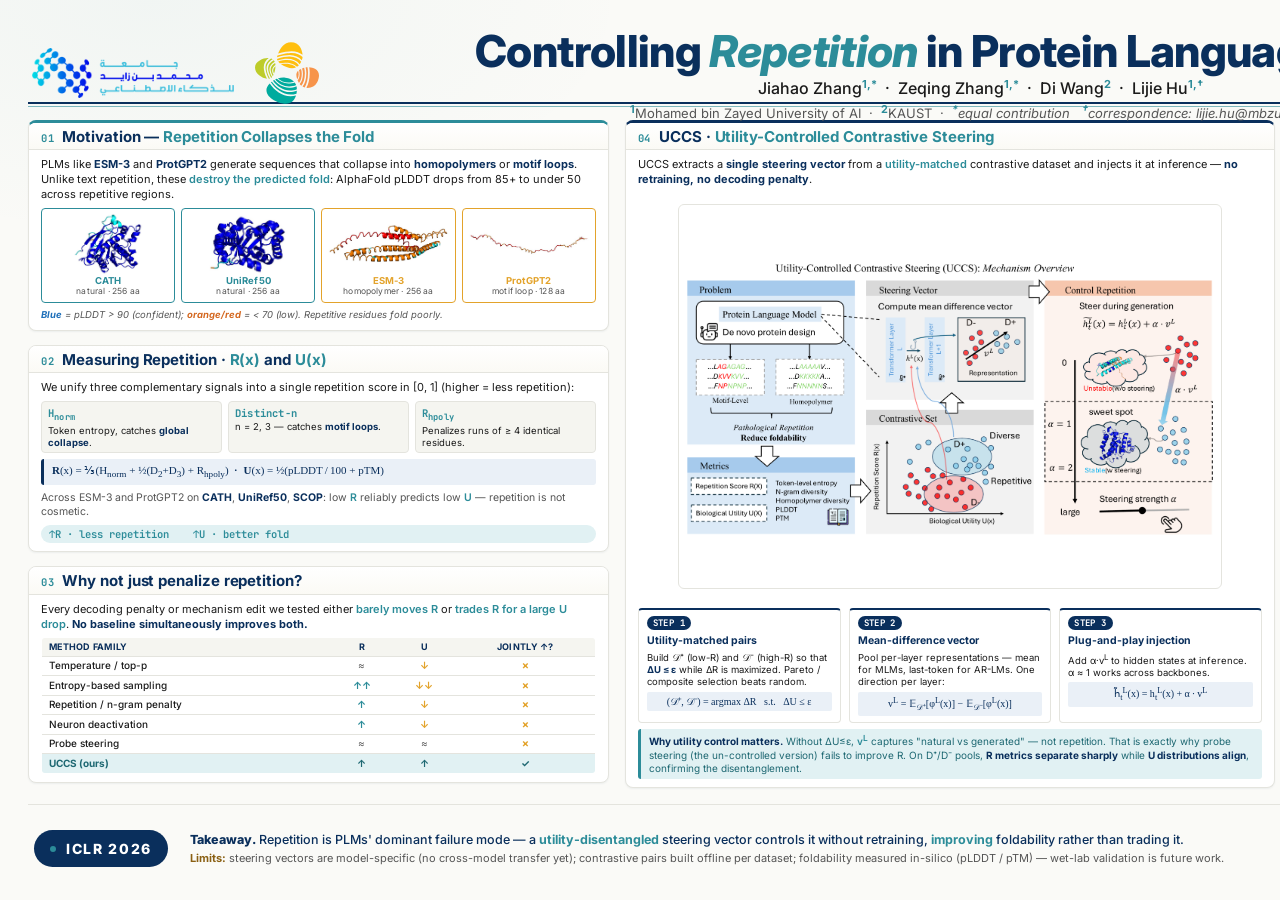
<file: docs/site/poster/poster.html>
<!DOCTYPE html>
<html lang="en">
<head>
<meta charset="UTF-8">
<title>Controlling Repetition in Protein Language Models — ICLR 2026 Poster</title>
<link rel="preconnect" href="https://fonts.googleapis.com">
<link rel="preconnect" href="https://fonts.gstatic.com" crossorigin>
<link href="https://fonts.googleapis.com/css2?family=Inter:wght@400;500;600;700;800;900&family=JetBrains+Mono:wght@400;500;700&display=swap" rel="stylesheet">
<link rel="stylesheet" href="poster.css">
</head>
<body>
<div class="poster">

  <!-- ============================================================
       TOP BANNER
       ============================================================ -->
  <header class="banner">
    <div class="banner-left">
      <img class="logo-mbzuai" src="assets/mbzuai.png" alt="MBZUAI">
      <img class="logo-kaust"  src="assets/kaust.svg"  alt="KAUST">
    </div>

    <div class="banner-title">
      <h1>Controlling <span class="accent">Repetition</span> in Protein Language Models</h1>
      <div class="authors">
        Jiahao&nbsp;Zhang<sup>1,*</sup> &nbsp;·&nbsp;
        Zeqing&nbsp;Zhang<sup>1,*</sup> &nbsp;·&nbsp;
        Di&nbsp;Wang<sup>2</sup> &nbsp;·&nbsp;
        Lijie&nbsp;Hu<sup>1,&dagger;</sup>
      </div>
      <div class="affil">
        <sup>1</sup>Mohamed bin Zayed University of AI &nbsp;·&nbsp;
        <sup>2</sup>KAUST &nbsp;·&nbsp;
        <span class="note"><sup>*</sup>equal contribution &nbsp; <sup>&dagger;</sup>correspondence: lijie.hu@mbzuai.ac.ae</span>
      </div>
    </div>

    <div class="banner-right">
      <div class="iclr-pill">
        <div class="ic">ICLR</div>
        <div class="yr">2026</div>
      </div>
    </div>
  </header>

  <!-- ============================================================
       MAIN 3-COLUMN GRID
       ============================================================ -->
  <main class="body-grid">

    <!-- ============ LEFT COLUMN ============ -->
    <section class="col col-left">

      <!-- ① Motivation: pLDDT strip -->
      <article class="panel feature">
        <div class="panel-head">
          <span class="num">01</span>
          <h2>Motivation — <em>Repetition Collapses the Fold</em></h2>
        </div>
        <div class="panel-body">
          <p>PLMs like <b>ESM-3</b> and <b>ProtGPT2</b> generate sequences that collapse into <b>homopolymers</b> or <b>motif loops</b>. Unlike text repetition, these <em>destroy the predicted fold</em>: AlphaFold pLDDT drops from 85+ to under 50 across repetitive regions.</p>
          <div class="strip-grid">
            <div class="strip-card ok">
              <img src="figs/pos_cath_256_crop-1.png" alt="CATH natural protein">
              <div class="tag"><b>CATH</b><br/>natural · 256 aa</div>
            </div>
            <div class="strip-card ok">
              <img src="figs/pos_uniprot_256_crop-1.png" alt="UniRef50 natural protein">
              <div class="tag"><b>UniRef50</b><br/>natural · 256 aa</div>
            </div>
            <div class="strip-card bad">
              <img src="figs/neg_esm3_256_crop-1.png" alt="ESM-3 generation collapsing into homopolymer">
              <div class="tag"><b>ESM-3</b><br/>homopolymer · 256 aa</div>
            </div>
            <div class="strip-card bad">
              <img src="figs/neg_protgpt2_128_crop-1.png" alt="ProtGPT2 generation with motif loop">
              <div class="tag"><b>ProtGPT2</b><br/>motif loop · 128 aa</div>
            </div>
          </div>
          <p class="caption"><b style="color:#1e6fb9">Blue</b> = pLDDT &gt; 90 (confident); <b style="color:#d46820">orange/red</b> = &lt; 70 (low). Repetitive residues fold poorly.</p>
        </div>
      </article>

      <!-- ② Measuring repetition -->
      <article class="panel">
        <div class="panel-head">
          <span class="num">02</span>
          <h2>Measuring Repetition &middot; <em>R(x)</em> and <em>U(x)</em></h2>
        </div>
        <div class="panel-body">
          <p>We unify three complementary signals into a single repetition score in&nbsp;[0,&nbsp;1] (higher&nbsp;=&nbsp;less repetition):</p>
          <div class="metric-row">
            <div class="metric-tile">
              <div class="sym">H<sub>norm</sub></div>
              <div class="desc">Token entropy, catches <b>global collapse</b>.</div>
            </div>
            <div class="metric-tile">
              <div class="sym">Distinct-n</div>
              <div class="desc">n&nbsp;=&nbsp;2,&nbsp;3 — catches <b>motif loops</b>.</div>
            </div>
            <div class="metric-tile">
              <div class="sym">R<sub>hpoly</sub></div>
              <div class="desc">Penalizes runs of&nbsp;&ge;&nbsp;4 identical residues.</div>
            </div>
          </div>
          <div class="formula">
            <b>R</b>(x) = &#8531;(H<sub>norm</sub> + &#189;(D<sub>2</sub>+D<sub>3</sub>) + R<sub>hpoly</sub>) &nbsp;<span class="op">·</span>&nbsp;
            <b>U</b>(x) = &#189;(pLDDT&#8201;/&#8201;100 + pTM)
          </div>
          <p class="small muted">Across ESM-3 and ProtGPT2 on <b>CATH</b>, <b>UniRef50</b>, <b>SCOP</b>: low <em>R</em> reliably predicts low <em>U</em> — repetition is not cosmetic.</p>
          <span class="axis-note">↑R · less repetition &nbsp;&nbsp; ↑U · better fold</span>
        </div>
      </article>

      <!-- ③ Why not just penalize repetition? -->
      <article class="panel">
        <div class="panel-head">
          <span class="num">03</span>
          <h2>Why not just penalize repetition?</h2>
        </div>
        <div class="panel-body">
          <p>Every decoding penalty or mechanism edit we tested either <em>barely moves R</em> or <em>trades R for a large U drop</em>. <b>No baseline simultaneously improves both.</b></p>
          <table class="baseline-matrix">
            <thead>
              <tr>
                <th style="text-align:left">Method family</th>
                <th>R</th><th>U</th><th>jointly&nbsp;↑?</th>
              </tr>
            </thead>
            <tbody>
              <tr><td class="lbl">Temperature / top-p</td>           <td class="eq">≈</td><td class="dn">↓</td><td class="bad">✗</td></tr>
              <tr><td class="lbl">Entropy-based sampling</td>         <td class="up">↑↑</td><td class="dn">↓↓</td><td class="bad">✗</td></tr>
              <tr><td class="lbl">Repetition / n-gram penalty</td>    <td class="up">↑</td><td class="dn">↓</td><td class="bad">✗</td></tr>
              <tr><td class="lbl">Neuron deactivation</td>            <td class="up">↑</td><td class="dn">↓</td><td class="bad">✗</td></tr>
              <tr><td class="lbl">Probe steering</td>                 <td class="eq">≈</td><td class="eq">≈</td><td class="bad">✗</td></tr>
              <tr class="ours"><td class="lbl">UCCS (ours)</td>       <td class="up">↑</td><td class="up">↑</td><td class="good">✓</td></tr>
            </tbody>
          </table>
        </div>
      </article>

    </section>

    <!-- ============ MIDDLE COLUMN ============ -->
    <section class="col col-mid">

      <!-- ④ Method: UCCS — middle column single panel -->
      <article class="panel method method-full">
        <div class="panel-head">
          <span class="num">04</span>
          <h2>UCCS &middot; <em>Utility-Controlled Contrastive Steering</em></h2>
        </div>
        <div class="panel-body">
          <p>UCCS extracts a <b>single steering vector</b> from a <em>utility-matched</em> contrastive dataset and injects it at inference — <b>no retraining, no decoding penalty</b>.</p>

          <figure class="method-fig fig">
            <img src="figs/method_overview-1.png" alt="UCCS method overview: utility-controlled contrastive pairs produce a layer-L steering vector injected at inference">
          </figure>

          <div class="step-row">
            <div class="step">
              <span class="badge">STEP&nbsp;1</span>
              <div class="title">Utility-matched pairs</div>
              <div class="desc">Build 𝒟⁺ (low-R) and 𝒟⁻ (high-R) so that <b>ΔU &le; ε</b> while ΔR is maximized. Pareto / composite selection beats random.</div>
              <div class="eq-mini">(𝒟⁺, 𝒟⁻) = argmax&nbsp;ΔR &nbsp; s.t. &nbsp; ΔU &le; ε</div>
            </div>
            <div class="step">
              <span class="badge">STEP&nbsp;2</span>
              <div class="title">Mean-difference vector</div>
              <div class="desc">Pool per-layer representations — mean for MLMs, last-token for AR-LMs. One direction per layer:</div>
              <div class="eq-mini">v<sup>L</sup> = 𝔼<sub>𝒟⁺</sub>[φ<sup>L</sup>(x)] − 𝔼<sub>𝒟⁻</sub>[φ<sup>L</sup>(x)]</div>
            </div>
            <div class="step">
              <span class="badge">STEP&nbsp;3</span>
              <div class="title">Plug-and-play injection</div>
              <div class="desc">Add α·v<sup>L</sup> to hidden states at inference. α &asymp; 1 works across backbones.</div>
              <div class="eq-mini">h̃<sub>t</sub><sup>L</sup>(x) = h<sub>t</sub><sup>L</sup>(x) + α · v<sup>L</sup></div>
            </div>
          </div>

          <div class="method-note">
            <b>Why utility control matters.</b> Without ΔU&le;ε, <em>v<sup>L</sup></em> captures "natural&nbsp;vs&nbsp;generated" — not repetition. That is exactly why probe steering (the un-controlled version) fails to improve R. On D⁺/D⁻ pools, <b>R metrics separate sharply</b> while <b>U distributions align</b>, confirming the disentanglement.
          </div>
        </div>
      </article>

    </section>

    <!-- ============ RIGHT COLUMN ============ -->
    <section class="col col-right">

      <!-- ⑥ Main results -->
      <article class="panel result">
        <div class="panel-head">
          <span class="num">06</span>
          <h2>Main Results &middot; <em>ESM-3, unconditional, CATH</em></h2>
        </div>
        <div class="panel-body">
          <div class="kpi-strip">
            <div class="kpi"><div class="v">+52%</div><span class="k">R ↑ vs Original</span></div>
            <div class="kpi"><div class="v">+13%</div><span class="k">U ↑ vs Original</span></div>
            <div class="kpi"><div class="v">✓</div><span class="k">U ≥ U<sub>orig</sub> held</span></div>
          </div>

          <table class="result-table">
            <thead>
              <tr>
                <th style="text-align:left">Method</th>
                <th>R ↑</th><th>U ↑</th><th>U&nbsp;≥&nbsp;U₀?</th>
              </tr>
            </thead>
            <tbody>
              <tr><td class="lbl">Original</td>            <td>0.423</td><td>0.576</td><td class="muted">—</td></tr>
              <tr><td class="lbl">Temperature</td>         <td>0.751</td><td>0.566</td><td class="xmark">✗</td></tr>
              <tr><td class="lbl">Entropy sampling</td>    <td><b>0.904</b></td><td>0.477</td><td class="xmark">✗</td></tr>
              <tr><td class="lbl">Neuron deactivation</td> <td>0.551</td><td>0.507</td><td class="xmark">✗</td></tr>
              <tr><td class="lbl">Probe steering</td>      <td>0.415</td><td>0.587</td><td class="check">✓</td></tr>
              <tr class="ours"><td class="lbl">UCCS (ours)</td> <td>0.645</td><td>0.652</td><td class="check">✓</td></tr>
            </tbody>
          </table>

          <div class="scatter-row">
            <img src="figs/esm3_uncond_only-1.png" alt="ESM-3 R vs U scatter across CATH, UniRef50, SCOP unconditional; UCCS dominates the Pareto frontier">
            <ul class="scatter-legend">
              <li><i class="mk diamond uccs"></i><b>UCCS</b></li>
              <li><i class="mk circle original"></i>Original</li>
              <li><i class="mk square temp"></i>Temperature</li>
              <li><i class="mk square topp"></i>Top-p</li>
              <li><i class="mk square entropy"></i>Entropy</li>
              <li><i class="mk triangle neuron"></i>Neuron&nbsp;deact.</li>
              <li><i class="mk triangle probe"></i>Probe&nbsp;steer.</li>
            </ul>
          </div>
        </div>
      </article>

      <!-- ⑦ Ablations -->
      <article class="panel result">
        <div class="panel-head">
          <span class="num">07</span>
          <h2>Ablations &middot; Dataset · α · Layer</h2>
        </div>
        <div class="panel-body">
          <div class="ablation-row">
            <div class="ablation-card">
              <img src="figs/ablation_dataset-1.png" alt="Dataset sampling ablation: Pareto and Composite beat random">
              <div class="lbl">(a) Dataset · Pareto &gt; random</div>
            </div>
            <div class="ablation-card">
              <img src="figs/ablation_alpha-1.png" alt="Alpha ablation: unimodal around 1-1.5">
              <div class="lbl">(b) α · peak ≈ 1–1.5</div>
            </div>
            <div class="ablation-card">
              <img src="figs/ablation_layer-1.png" alt="Layer ablation: late layers dominate">
              <div class="lbl">(c) Layer · last 3–6 %</div>
            </div>
          </div>
        </div>
      </article>

      <!-- ⑧ UCCS Gallery — many small UCCS-generated proteins showcasing the effect -->
      <article class="panel limit gallery-panel">
        <div class="panel-head">
          <span class="num">08</span>
          <h2>UCCS Generations &middot; <em>Foldable &amp; Diverse Across Backbones</em></h2>
        </div>
        <div class="panel-body">
          <div class="gallery-grid">
            <figure class="thumb esm"><img src="figs/esm3_57_crop.png"  alt="ESM-3 UCCS 57aa"><figcaption>ESM-3 · 57</figcaption></figure>
            <figure class="thumb esm"><img src="figs/esm3_70_crop.png"  alt="ESM-3 UCCS 70aa"><figcaption>ESM-3 · 70</figcaption></figure>
            <figure class="thumb esm"><img src="figs/esm3_122_crop.png" alt="ESM-3 UCCS 122aa"><figcaption>ESM-3 · 122</figcaption></figure>
            <figure class="thumb esm"><img src="figs/esm3_137_crop.png" alt="ESM-3 UCCS 137aa"><figcaption>ESM-3 · 137</figcaption></figure>
            <figure class="thumb esm"><img src="figs/esm3_245_crop.png" alt="ESM-3 UCCS 245aa"><figcaption>ESM-3 · 245</figcaption></figure>
            <figure class="thumb esm"><img src="figs/esm3_253_crop.png" alt="ESM-3 UCCS 253aa"><figcaption>ESM-3 · 253</figcaption></figure>
            <figure class="thumb gpt"><img src="figs/protgpt2_68_crop.png"  alt="ProtGPT2 UCCS 68aa"><figcaption>ProtGPT2 · 68</figcaption></figure>
            <figure class="thumb gpt"><img src="figs/protgpt2_72_crop.png"  alt="ProtGPT2 UCCS 72aa"><figcaption>ProtGPT2 · 72</figcaption></figure>
            <figure class="thumb gpt"><img src="figs/protgpt2_115_crop.png" alt="ProtGPT2 UCCS 115aa"><figcaption>ProtGPT2 · 115</figcaption></figure>
            <figure class="thumb gpt"><img src="figs/protgpt2_236_crop.png" alt="ProtGPT2 UCCS 236aa"><figcaption>ProtGPT2 · 236</figcaption></figure>
            <figure class="thumb gpt"><img src="figs/protgpt2_245_crop.png" alt="ProtGPT2 UCCS 245aa"><figcaption>ProtGPT2 · 245</figcaption></figure>
            <figure class="thumb gpt"><img src="figs/protgpt2_262_crop.png" alt="ProtGPT2 UCCS 262aa"><figcaption>ProtGPT2 · 262</figcaption></figure>
          </div>
          <p class="gallery-note"><span class="swatch esm"></span>&nbsp;<b>ESM-3 (MLM)</b>&nbsp;&nbsp;<span class="swatch gpt"></span>&nbsp;<b>ProtGPT2 (AR)</b>&nbsp;&nbsp;·&nbsp; All examples <b style="color:#1e6fb9">pLDDT</b>-colored. UCCS produces <em>diverse, high-confidence</em> folds across lengths and both backbones — not collapsing into low-complexity bundles.</p>
        </div>
      </article>

    </section>

  </main>

  <!-- ============================================================
       BOTTOM STRIP — venue + takeaway + limits + QR codes
       ============================================================ -->
  <footer class="bottom">
    <div class="venue-tag"><span class="dot"></span>ICLR 2026</div>
    <div class="bottom-text">
      <div class="tagline"><b>Takeaway.</b> Repetition is PLMs' dominant failure mode — a <em>utility-disentangled</em> steering vector controls it without retraining, <em>improving</em> foldability rather than trading it.</div>
      <div class="bottom-limits"><b>Limits:</b> steering vectors are model-specific (no cross-model transfer yet); contrastive pairs built offline per dataset; foldability measured in-silico (pLDDT / pTM) — wet-lab validation is future work.</div>
    </div>
    <div class="qr-strip">
      <div class="qr-item">
        <img src="assets/qr_paper.svg" alt="QR code to the arXiv paper">
        <div class="lbl">Paper</div>
      </div>
      <div class="qr-item">
        <img src="assets/qr_code.svg" alt="QR code to the GitHub repository">
        <div class="lbl">Code</div>
      </div>
      <div class="qr-item">
        <img src="assets/qr_homepage.svg" alt="QR code to the project homepage">
        <div class="lbl">Project page</div>
      </div>
    </div>
  </footer>

</div>
</body>
</html>
</file>
<file: docs/site/poster/poster.css>
/* =================================================================
   UCCS ICLR 2026 poster — 1900 × 900 mm (ICLR max landscape)
   Design tokens inherited from docs/assets/css/style.css:
     off-white #FAFAF7 · navy #0A2F5C · teal #2C8C99 · amber #E3A32B
   Units: "1 px in this CSS == 1 design mm" (content box is 1900x900px).
   ================================================================= */

:root {
  --bg:         #FAFAF7;
  --panel:      #FFFFFF;
  --panel-soft: #F5F5F0;
  --border:     #E4E4DE;
  --text:       #1A1A1A;
  --muted:      #555555;

  --navy:       #0A2F5C;
  --navy-soft:  #1E4C82;
  --navy-bg:    #EAF0F7;

  --teal:       #2C8C99;
  --teal-soft:  #E1F1F3;
  --teal-hi:    #1E6872;

  --amber:      #E3A32B;
  --amber-soft: #FCF1D8;

  --good:       #2F8F4F;

  --font-sans:  'Inter', 'Helvetica Neue', -apple-system, BlinkMacSystemFont, sans-serif;
  --font-mono:  'JetBrains Mono', 'Fira Code', ui-monospace, SFMono-Regular, Menlo, monospace;
  --font-serif: 'Charter', 'Iowan Old Style', Georgia, serif;

  --shadow-sm:  0 1px 2px rgba(10, 47, 92, 0.06);
  --shadow-md:  0 4px 12px rgba(10, 47, 92, 0.08);
}

@page { size: 1900mm 900mm; margin: 0; }

* { box-sizing: border-box; }

html, body {
  margin: 0;
  padding: 0;
  background: var(--bg);
  color: var(--text);
  font-family: var(--font-sans);
  -webkit-font-smoothing: antialiased;
  -webkit-print-color-adjust: exact;
  print-color-adjust: exact;
}

/* ---------------- Canvas ---------------- */

.poster {
  width: 1900px;
  height: 900px;
  padding: 22px 28px 16px 28px;
  display: grid;
  grid-template-rows: 82px 1fr 80px;
  row-gap: 16px;
  background: var(--bg);
  background-image:
    radial-gradient(ellipse 800px 400px at 8% 0%, rgba(44, 140, 153, 0.045) 0%, transparent 60%),
    radial-gradient(ellipse 900px 300px at 100% 100%, rgba(227, 163, 43, 0.035) 0%, transparent 65%);
}

/* ---------------- Top banner ---------------- */

.banner {
  display: grid;
  grid-template-columns: 260px 1fr 200px;
  align-items: center;
  gap: 22px;
  padding: 4px 4px 12px 4px;
  border-bottom: 2px solid var(--navy);
  position: relative;
}

.banner::after {
  content: '';
  position: absolute;
  left: 0; right: 0; bottom: -5px;
  height: 1px;
  background: var(--teal);
  opacity: 0.6;
}

.banner-left {
  display: flex;
  align-items: center;
  gap: 20px;
  height: 100%;
}
.banner-left img.logo-mbzuai {
  height: 50px;
  width: auto;
  object-fit: contain;
}
.banner-left img.logo-kaust {
  height: 62px;
  width: auto;
  object-fit: contain;
}

.banner-title {
  text-align: center;
  display: flex;
  flex-direction: column;
  gap: 3px;
  padding-top: 2px;
}

.banner-title h1 {
  margin: 0;
  font-size: 44px;
  line-height: 1.05;
  letter-spacing: -0.015em;
  font-weight: 800;
  color: var(--navy);
}
.banner-title h1 .accent {
  color: var(--teal);
  font-style: italic;
  font-weight: 800;
}

.banner-title .authors {
  font-size: 16px;
  color: var(--text);
  font-weight: 500;
}
.banner-title .authors sup {
  color: var(--teal);
  font-weight: 700;
  font-size: 11px;
}
.banner-title .affil {
  font-size: 13px;
  color: var(--muted);
  font-weight: 400;
  margin-top: 1px;
}
.banner-title .affil sup { color: var(--teal); font-weight: 700; }
.banner-title .affil .note { font-style: italic; }

.banner-right {
  display: flex;
  align-items: center;
  justify-content: flex-end;
  height: 100%;
}
.iclr-pill {
  display: inline-flex;
  flex-direction: column;
  align-items: center;
  padding: 8px 16px;
  border: 2px solid var(--navy);
  border-radius: 6px;
  background: #fff;
  line-height: 1;
}
.iclr-pill .ic {
  font-size: 26px;
  font-weight: 900;
  letter-spacing: 1px;
  color: var(--navy);
}
.iclr-pill .yr {
  margin-top: 3px;
  font-size: 12px;
  font-weight: 700;
  letter-spacing: 3px;
  color: var(--teal);
}

/* ---------------- Body grid ---------------- */

.body-grid {
  display: grid;
  grid-template-columns: 1fr 1.12fr 1fr;
  gap: 16px;
  min-height: 0;
}

.col {
  display: flex;
  flex-direction: column;
  gap: 14px;
  min-height: 0;
}

/* Middle column: single panel must fill the full column height */
.col.col-mid { justify-content: stretch; }
.col.col-mid > .panel { flex: 1 1 auto; }

/* Right column: explicit panel heights so Main Results + Ablations don't get
   crushed by content-sized flex children. Remaining space goes to gallery. */
.col.col-right > .panel.result:nth-of-type(1) { flex: 0 0 316px; }
.col.col-right > .panel.result:nth-of-type(2) { flex: 0 0 142px; }
.col.col-right > .panel.gallery-panel        { flex: 1 1 auto; }

/* ---------------- Panel ---------------- */

.panel {
  background: var(--panel);
  border: 1px solid var(--border);
  border-radius: 8px;
  box-shadow: var(--shadow-sm);
  display: flex;
  flex-direction: column;
  overflow: hidden;
  min-height: 0;
}

.panel.feature { border-top: 3px solid var(--teal); }
.panel.method  { border-top: 3px solid var(--navy); }
.panel.result  { border-top: 3px solid var(--teal); }
.panel.limit   { border-left: 3px solid var(--amber); border-top: 0; }

.panel-head {
  display: flex;
  align-items: baseline;
  gap: 8px;
  padding: 5px 12px 4px 12px;
  border-bottom: 1px solid var(--border);
  background: linear-gradient(180deg, #fff 0%, #FBFAF5 100%);
  flex-shrink: 0;
}
.panel-head .num {
  font-family: var(--font-mono);
  font-size: 10.5px;
  font-weight: 700;
  color: var(--teal);
  letter-spacing: 0.06em;
  padding-top: 1px;
}
.panel-head h2 {
  margin: 0;
  font-size: 15px;
  font-weight: 700;
  color: var(--navy);
  line-height: 1.15;
  letter-spacing: -0.005em;
}
.panel-head h2 em {
  color: var(--teal);
  font-style: normal;
  font-weight: 700;
}

.panel-body {
  padding: 7px 12px 8px 12px;
  font-size: 11px;
  line-height: 1.35;
  color: var(--text);
  flex: 1;
  display: flex;
  flex-direction: column;
  gap: 6px;
  min-height: 0;
  overflow: hidden;
}
.panel-body p { margin: 0; }
.panel-body b, .panel-body strong { color: var(--navy); }
.panel-body em { color: var(--teal); font-style: normal; font-weight: 600; }
.panel-body ul { margin: 0; padding-left: 14px; }
.panel-body ul li { margin-bottom: 2px; }
.panel-body ul.tight li { margin-bottom: 1px; }

/* ---------------- Pictures ---------------- */

.fig {
  display: flex;
  flex-direction: column;
  align-items: stretch;
  gap: 3px;
}
.fig img {
  width: 100%;
  height: auto;
  object-fit: contain;
  display: block;
  border-radius: 4px;
  background: #fff;
}
.fig figcaption,
.caption {
  font-size: 9.5px;
  color: var(--muted);
  line-height: 1.28;
  font-style: italic;
}

.fig {
  min-height: 0;
}
.fig img {
  max-height: 100%;
}

/* ---------------- Motivation strip (4-panel pLDDT) ---------------- */

.strip-grid {
  display: grid;
  grid-template-columns: repeat(4, 1fr);
  gap: 6px;
}
.strip-card {
  background: #fff;
  border: 1px solid var(--border);
  border-radius: 4px;
  padding: 4px 4px 6px 4px;
  display: flex;
  flex-direction: column;
  align-items: center;
}
.strip-card.ok { border-color: var(--teal); }
.strip-card.bad { border-color: var(--amber); }
.strip-card img {
  width: 100%;
  height: 62px;
  object-fit: contain;
  display: block;
}
.strip-card .tag {
  margin-top: 1px;
  font-size: 8.5px;
  color: var(--muted);
  letter-spacing: 0.02em;
  text-align: center;
  line-height: 1.15;
}
.strip-card .tag b { font-size: 9.5px; }
.strip-card.ok .tag b { color: var(--teal); }
.strip-card.bad .tag b { color: var(--amber); }

/* ---------------- Metric tiles (R(x)) ---------------- */

.metric-row {
  display: grid;
  grid-template-columns: repeat(3, 1fr);
  gap: 6px;
}
.metric-tile {
  background: var(--panel-soft);
  border: 1px solid var(--border);
  border-radius: 4px;
  padding: 4px 6px;
}
.metric-tile .sym {
  font-family: var(--font-mono);
  font-size: 10.5px;
  color: var(--teal);
  font-weight: 700;
  letter-spacing: 0.02em;
}
.metric-tile .desc {
  margin-top: 1px;
  font-size: 9.5px;
  color: var(--text);
  line-height: 1.25;
}

.formula {
  font-family: var(--font-serif);
  font-size: 11px;
  background: var(--navy-bg);
  border-left: 3px solid var(--navy);
  border-radius: 3px;
  padding: 4px 8px;
  color: var(--navy);
  line-height: 1.35;
}
.formula .op { font-family: var(--font-sans); font-weight: 600; }
.formula.teal { background: var(--teal-soft); border-left-color: var(--teal); color: var(--teal-hi); }

.axis-note {
  display: inline-block;
  font-size: 10.5px;
  color: var(--teal);
  font-weight: 600;
  background: var(--teal-soft);
  padding: 2px 8px;
  border-radius: 999px;
  font-family: var(--font-mono);
}

/* ---------------- Baseline matrix (Why not penalize?) ---------------- */

.baseline-matrix {
  width: 100%;
  border-collapse: collapse;
  font-size: 10px;
  background: #fff;
  border-radius: 4px;
  overflow: hidden;
  border: 1px solid var(--border);
}
.baseline-matrix th,
.baseline-matrix td {
  padding: 2.5px 7px;
  text-align: center;
  border-bottom: 1px solid var(--border);
}
.baseline-matrix th {
  background: var(--panel-soft);
  color: var(--navy);
  font-weight: 700;
  font-size: 9px;
  letter-spacing: 0.03em;
  text-transform: uppercase;
}
.baseline-matrix td.lbl {
  text-align: left;
  font-weight: 500;
  color: var(--text);
}
.baseline-matrix tr:last-child td { border-bottom: 0; }
.baseline-matrix tr.ours td {
  background: var(--teal-soft);
  color: var(--teal-hi);
  font-weight: 700;
}
.baseline-matrix .up { color: var(--teal); font-weight: 700; }
.baseline-matrix .dn { color: var(--amber); font-weight: 700; }
.baseline-matrix .eq { color: var(--muted); }
.baseline-matrix .good { color: var(--good); font-weight: 700; }
.baseline-matrix .bad  { color: var(--amber); font-weight: 700; }

/* ---------------- Method column (big diagram + 3 step cards) ---------------- */

.method-fig {
  background: #fff;
  border: 1px solid var(--border);
  border-radius: 6px;
  padding: 6px 8px;
  flex: 1 1 auto;
  min-height: 0;
  display: flex;
  align-items: center;
  justify-content: center;
}
.method-fig img {
  width: 100%;
  height: 100%;
  object-fit: contain;
  display: block;
  max-height: 360px;
}
/* When method panel spans the whole middle column, give diagram maximum room */
.method-full .method-fig img { max-height: 340px; }

.step-row {
  display: grid;
  grid-template-columns: repeat(3, 1fr);
  gap: 8px;
  margin-top: 2px;
}
.step {
  background: #fff;
  border: 1px solid var(--border);
  border-top: 2px solid var(--navy);
  border-radius: 4px;
  padding: 6px 8px;
  display: flex;
  flex-direction: column;
  gap: 3px;
}
.step .badge {
  display: inline-block;
  font-family: var(--font-mono);
  font-size: 9px;
  font-weight: 700;
  color: #fff;
  background: var(--navy);
  padding: 1px 6px;
  border-radius: 999px;
  width: fit-content;
  letter-spacing: 0.04em;
}
.step .title {
  font-size: 10.5px;
  font-weight: 700;
  color: var(--navy);
  margin-top: 1px;
}
.step .desc {
  font-size: 9.5px;
  line-height: 1.3;
  color: var(--text);
}
.step .eq-mini {
  font-family: var(--font-serif);
  font-size: 10px;
  background: var(--navy-bg);
  color: var(--navy);
  padding: 3px 4px;
  border-radius: 2px;
  text-align: center;
}

.method-note {
  background: var(--teal-soft);
  border-left: 3px solid var(--teal);
  padding: 4px 8px;
  border-radius: 3px;
  font-size: 10px;
  color: var(--teal-hi);
  line-height: 1.32;
}

/* ---------------- Results right column ---------------- */

.kpi-strip {
  display: grid;
  grid-template-columns: repeat(3, 1fr);
  gap: 6px;
}
.kpi {
  background: #fff;
  border: 1.5px solid var(--teal);
  border-radius: 5px;
  padding: 3px 4px 2px 4px;
  text-align: center;
}
.kpi .v {
  font-size: 16px;
  font-weight: 800;
  color: var(--teal);
  line-height: 1;
  font-family: var(--font-sans);
}
.kpi .k {
  display: block;
  margin-top: 2px;
  font-size: 8px;
  color: var(--navy);
  letter-spacing: 0.04em;
  font-weight: 600;
  text-transform: uppercase;
}

.result-table {
  width: 100%;
  border-collapse: collapse;
  font-size: 9.5px;
  background: #fff;
  border-radius: 4px;
  overflow: hidden;
  border: 1px solid var(--border);
}
.result-table th,
.result-table td {
  padding: 1.5px 5px;
  text-align: center;
  border-bottom: 1px solid var(--border);
}
.result-table th {
  background: var(--panel-soft);
  color: var(--navy);
  font-weight: 700;
  font-size: 8.5px;
  letter-spacing: 0.03em;
  text-transform: uppercase;
}
.result-table td.lbl {
  text-align: left;
  font-weight: 500;
}
.result-table tr.ours td {
  background: var(--teal-soft);
  color: var(--teal-hi);
  font-weight: 700;
  border-bottom: 1.5px solid var(--teal);
  border-top: 1.5px solid var(--teal);
}
.result-table .check { color: var(--good); font-weight: 700; }
.result-table .xmark { color: var(--amber); font-weight: 700; }

.scatter-row {
  display: flex;
  flex-direction: column;
  gap: 3px;
  min-height: 0;
  flex: 1 1 auto;
}
.scatter-row img {
  width: 100%;
  flex: 1 1 auto;
  min-height: 0;
  max-height: 108px;
  object-fit: contain;
  display: block;
  border: 1px solid var(--border);
  border-radius: 4px;
  background: #fff;
}

.scatter-legend {
  list-style: none;
  margin: 0;
  padding: 3px 6px;
  display: flex;
  flex-wrap: wrap;
  justify-content: center;
  column-gap: 8px;
  row-gap: 2px;
  font-size: 8.5px;
  color: var(--text);
  background: var(--panel-soft);
  border: 1px solid var(--border);
  border-radius: 4px;
  flex: 0 0 auto;
  line-height: 1.1;
  letter-spacing: 0.01em;
}
.scatter-legend li {
  display: inline-flex;
  align-items: center;
  gap: 3px;
  white-space: nowrap;
}
.scatter-legend li b { color: var(--teal-hi); font-weight: 700; }
.scatter-legend .mk {
  display: inline-block;
  flex-shrink: 0;
}
.scatter-legend .mk.square {
  width: 8px; height: 8px;
  border: 1px solid rgba(0,0,0,.45);
}
.scatter-legend .mk.circle {
  width: 8px; height: 8px;
  border-radius: 50%;
  border: 1px solid rgba(0,0,0,.45);
}
.scatter-legend .mk.diamond {
  width: 7px; height: 7px;
  transform: rotate(45deg);
  border: 1px solid rgba(0,0,0,.45);
  margin: 0 1px;
}
.scatter-legend .mk.triangle {
  width: 0; height: 0;
  border-left: 5px solid transparent;
  border-right: 5px solid transparent;
  border-bottom-width: 8px;
  border-bottom-style: solid;
}
.scatter-legend .mk.uccs     { background: #5BC3D4; }
.scatter-legend .mk.original { background: #CF4D5A; }
.scatter-legend .mk.temp     { background: #DB78AD; }
.scatter-legend .mk.topp     { background: #BDBD47; }
.scatter-legend .mk.entropy  { background: #3B7BB5; }
.scatter-legend .mk.neuron   { border-bottom-color: #E88A2D; }
.scatter-legend .mk.probe    { border-bottom-color: #9A5F4F; }

.ablation-row {
  display: grid;
  grid-template-columns: repeat(3, 1fr);
  gap: 6px;
}
.ablation-card {
  background: #fff;
  border: 1px solid var(--border);
  border-radius: 5px;
  padding: 4px;
}
.ablation-card img {
  width: 100%;
  height: 62px;
  object-fit: contain;
  display: block;
}
.ablation-card .lbl {
  font-size: 10px;
  color: var(--navy);
  font-weight: 700;
  text-align: center;
  margin-top: 3px;
  line-height: 1.25;
}

/* ---------------- Limits block ---------------- */

.limit-list {
  list-style: none;
  padding: 0;
  margin: 0;
  display: flex;
  flex-direction: column;
  gap: 4px;
}
.limit-list li {
  background: var(--amber-soft);
  border-left: 3px solid var(--amber);
  padding: 3px 8px;
  border-radius: 3px;
  font-size: 9.5px;
  line-height: 1.3;
  color: #5c420b;
}
.limit-list li b { color: var(--navy); }

/* ---------------- Bottom strip ---------------- */

.bottom {
  display: grid;
  grid-template-columns: auto 1fr auto;
  align-items: center;
  gap: 22px;
  padding: 8px 6px 0 6px;
  border-top: 1px solid var(--border);
}

.venue-tag {
  display: inline-flex;
  align-items: center;
  gap: 10px;
  background: var(--navy);
  color: #fff;
  padding: 10px 16px;
  border-radius: 999px;
  font-weight: 800;
  letter-spacing: 0.12em;
  font-size: 14px;
  text-transform: uppercase;
}
.venue-tag .dot { width: 6px; height: 6px; border-radius: 50%; background: var(--teal); }

.bottom-text {
  display: flex;
  flex-direction: column;
  gap: 2px;
  min-width: 0;
}
.tagline {
  font-size: 12.5px;
  color: var(--navy);
  font-weight: 500;
  line-height: 1.35;
}
.tagline b { color: var(--navy); font-weight: 800; }
.tagline em {
  color: var(--teal);
  font-style: normal;
  font-weight: 700;
}
.bottom-limits {
  font-size: 11px;
  color: var(--muted);
  line-height: 1.3;
}
.bottom-limits b { color: #8a6013; }

.qr-strip {
  display: flex;
  gap: 14px;
  align-items: flex-start;
}
.qr-item {
  display: flex;
  flex-direction: column;
  align-items: center;
  gap: 2px;
}
.qr-item img {
  width: 56px;
  height: 56px;
  display: block;
  background: #fff;
  border-radius: 3px;
  padding: 2px;
}
.qr-item .lbl {
  font-family: var(--font-mono);
  font-size: 9.5px;
  font-weight: 700;
  color: var(--navy);
  letter-spacing: 0.06em;
  text-transform: uppercase;
}

/* ---------------- Utility chips ---------------- */

.chip-row {
  display: flex;
  flex-wrap: wrap;
  gap: 4px;
}
.chip {
  display: inline-block;
  font-size: 10px;
  font-weight: 600;
  padding: 2px 8px;
  border-radius: 999px;
  background: var(--navy-bg);
  color: var(--navy);
  letter-spacing: 0.03em;
}
.chip.teal  { background: var(--teal-soft);  color: var(--teal-hi); }
.chip.amber { background: var(--amber-soft); color: #8a6013; }

/* ---------------- Gallery (many small UCCS thumbnails) ---------------- */

.gallery-panel .panel-body {
  gap: 4px;
  padding: 5px 10px 6px 10px;
}
.gallery-grid {
  display: grid;
  grid-template-columns: repeat(6, minmax(0, 1fr));
  grid-template-rows: repeat(2, minmax(0, 1fr));
  gap: 4px;
  flex: 1 1 auto;
  min-height: 0;
}
.thumb {
  margin: 0;
  background: #fff;
  border: 1px solid var(--border);
  border-radius: 3px;
  padding: 2px;
  display: flex;
  flex-direction: column;
  align-items: stretch;
  overflow: hidden;
  min-width: 0;
  min-height: 0;
}
.thumb.esm { border-top: 2px solid var(--teal); }
.thumb.gpt { border-top: 2px solid var(--navy-soft); }
.thumb img {
  width: 100%;
  flex: 1 1 auto;
  min-height: 0;
  object-fit: contain;
  display: block;
}
.thumb figcaption {
  flex: 0 0 auto;
  margin-top: 1px;
  font-family: var(--font-mono);
  font-size: 8px;
  color: var(--muted);
  letter-spacing: 0.02em;
  text-align: center;
  line-height: 1.1;
  white-space: nowrap;
  overflow: hidden;
  text-overflow: ellipsis;
}
.gallery-note {
  font-size: 9px;
  color: var(--muted);
  line-height: 1.3;
  margin: 0;
  flex: 0 0 auto;
}
.gallery-note b { color: var(--navy); }
.swatch {
  display: inline-block;
  width: 9px;
  height: 9px;
  border-radius: 2px;
  vertical-align: middle;
}
.swatch.esm { background: var(--teal); }
.swatch.gpt { background: var(--navy-soft); }

/* Decoupling panel — two violin plots with matched heights */
.decouple-grid {
  display: grid;
  grid-template-columns: 1fr 1fr;
  gap: 10px;
  align-items: stretch;
}
.decouple-grid .fig {
  display: flex;
  flex-direction: column;
  gap: 4px;
  min-height: 0;
}
.decouple-grid .fig img {
  width: 100%;
  height: 110px;
  object-fit: contain;
  background: #fff;
  border-radius: 4px;
}
.decouple-grid .fig figcaption {
  text-align: center;
}

/* ---------------- Small text helpers ---------------- */

.muted { color: var(--muted); }
.small { font-size: 10.5px; }
.smaller { font-size: 10px; }
.sup-teal sup { color: var(--teal); font-weight: 700; }

/* Keep figure captions concise on tight rows */
.panel-body .panel-note {
  font-size: 10.5px;
  color: var(--muted);
  font-style: italic;
}
</file>
